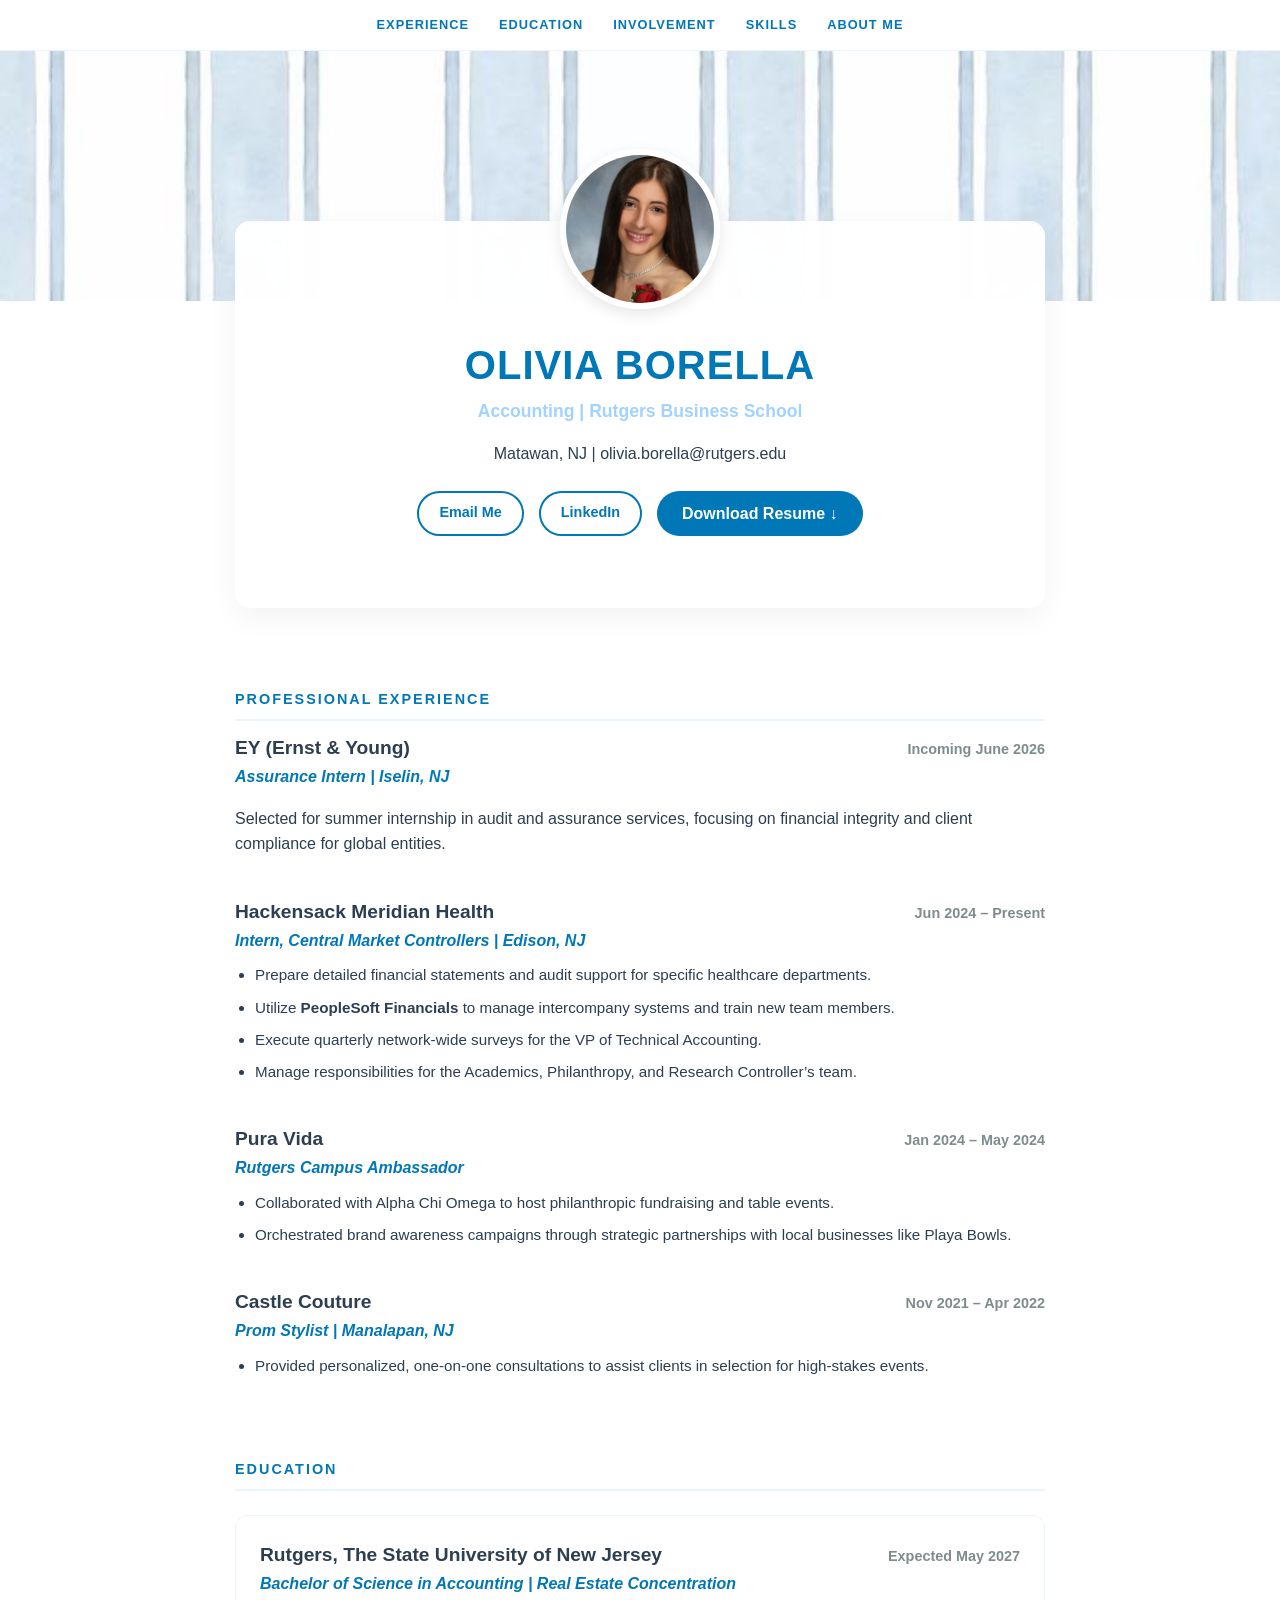
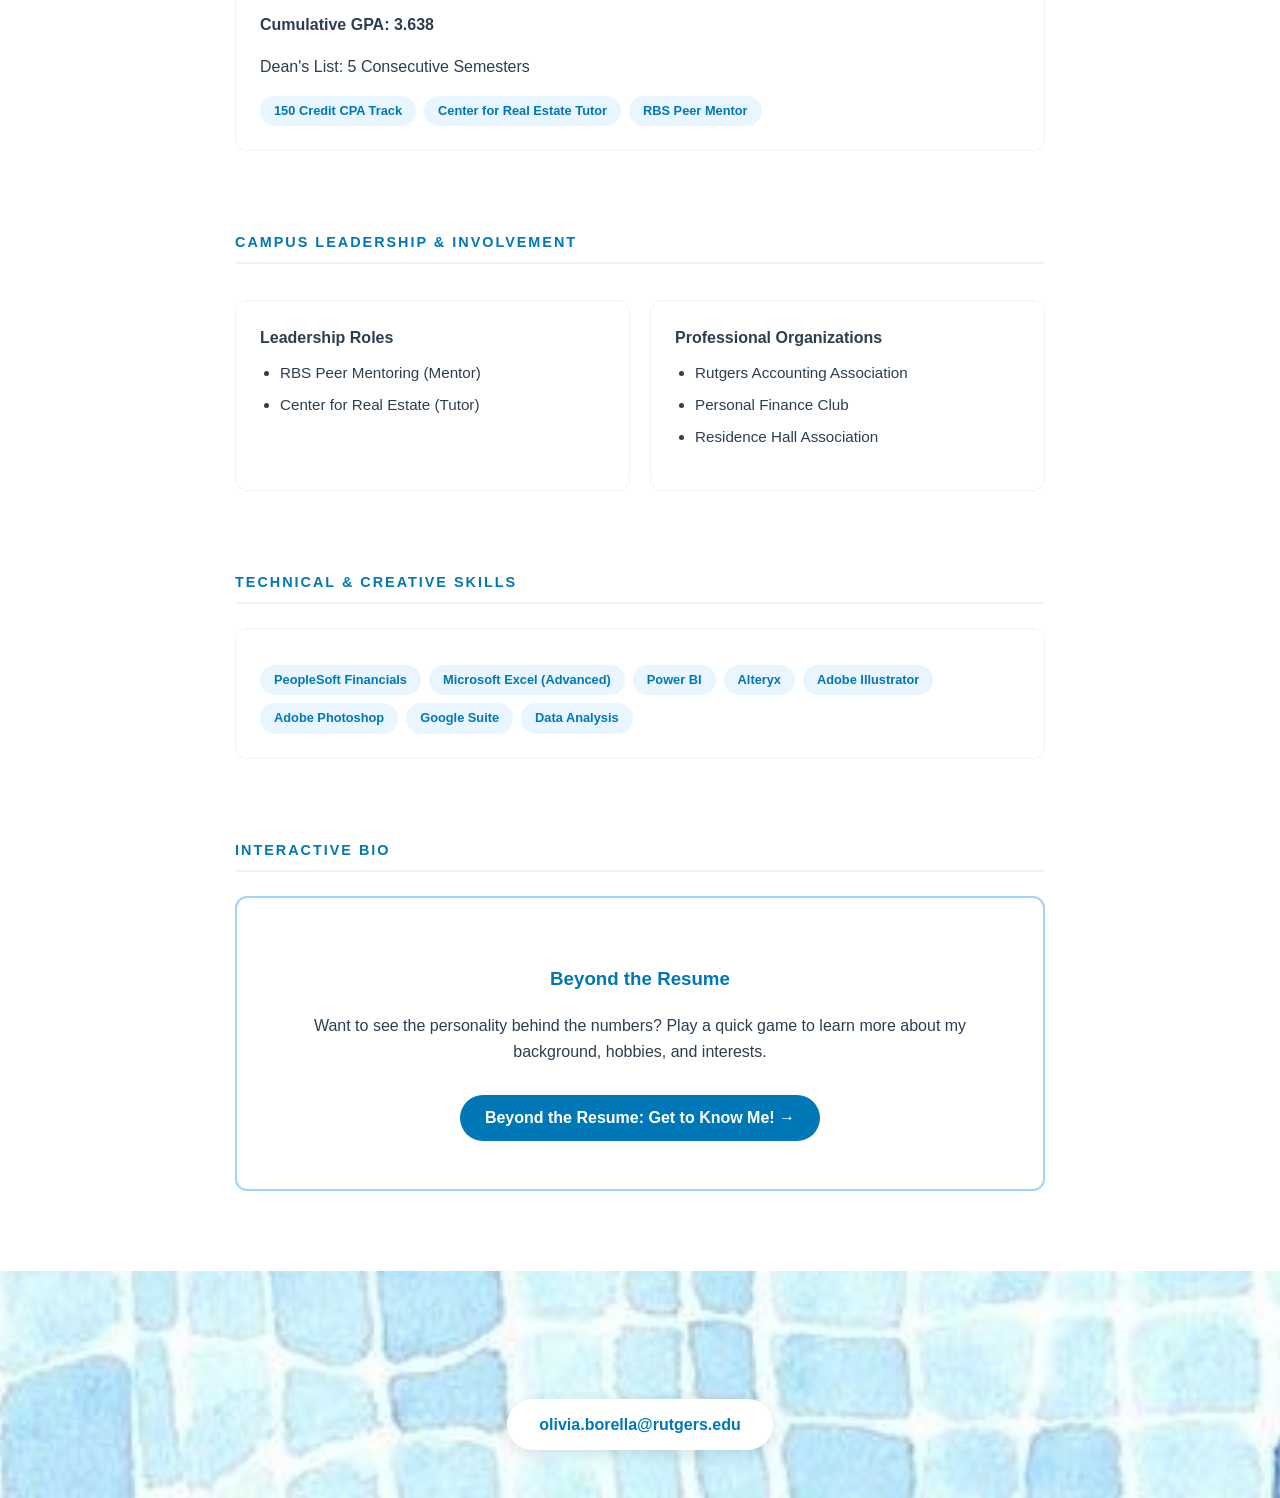
<file: index.html>
<!DOCTYPE html>
<html lang="en">
<head>
    <meta charset="UTF-8">
    <meta name="viewport" content="width=device-width, initial-scale=1.0">
    <title>Olivia Borella | Professional Portfolio</title>
    <style>
        :root {
            --coastal-blue: #a2d2ff;
            --deep-ocean: #0077b6;
            --soft-sky: #eaf6ff;
            --text-slate: #2c3e50;
            --white: #ffffff;
        }

        * { box-sizing: border-box; }
        html { scroll-behavior: smooth; }

        body {
            font-family: 'Avenir', 'Segoe UI', sans-serif;
            margin: 0;
            background-color: var(--white);
            color: var(--text-slate);
            line-height: 1.6;
        }

        /* --- STICKY TOP NAVIGATION --- */
        nav {
            position: sticky;
            top: 0;
            background: rgba(255, 255, 255, 0.9);
            backdrop-filter: blur(10px);
            z-index: 1000;
            border-bottom: 1px solid var(--soft-sky);
            display: flex;
            justify-content: center;
            padding: 15px 0;
        }

        nav a {
            margin: 0 15px;
            text-decoration: none;
            color: var(--deep-ocean);
            font-weight: bold;
            font-size: 0.8rem;
            text-transform: uppercase;
            letter-spacing: 1px;
            transition: 0.3s;
        }

        nav a:hover { color: var(--coastal-blue); }

        /* --- HERO SECTION --- */
        header {
            background-image: url('Assets/Stripes.png');
            background-size: cover;
            background-position: center;
            height: 250px;
            width: 100%;
        }

        .profile-main {
            max-width: 900px;
            margin: -80px auto 2rem;
            background: rgba(255, 255, 255, 0.98);
            padding: 3rem 2rem;
            border-radius: 15px;
            text-align: center;
            box-shadow: 0 10px 30px rgba(0,0,0,0.05);
            position: relative;
            z-index: 10;
        }

        .profile-img {
            width: 160px; height: 160px;
            border-radius: 50%;
            border: 6px solid var(--white);
            margin-top: -120px;
            box-shadow: 0 5px 15px rgba(0,0,0,0.1);
            object-fit: cover;
        }

        /* --- CONTACT & DOWNLOAD BUTTONS --- */
        .contact-bar {
            margin: 1.5rem 0;
            display: flex;
            justify-content: center;
            gap: 15px;
            flex-wrap: wrap;
        }

        .btn-outline {
            padding: 8px 20px;
            border: 2px solid var(--deep-ocean);
            color: var(--deep-ocean);
            text-decoration: none;
            border-radius: 50px;
            font-weight: bold;
            font-size: 0.9rem;
            transition: 0.3s;
        }

        .btn-outline:hover {
            background: var(--deep-ocean);
            color: white;
        }

        .btn-filled {
            padding: 10px 25px;
            background: var(--deep-ocean);
            color: white;
            text-decoration: none;
            border-radius: 50px;
            font-weight: bold;
            display: inline-block;
            transition: 0.3s;
        }

        .btn-filled:hover {
            background: var(--coastal-blue);
            transform: translateY(-2px);
        }

        .reveal { opacity: 0; transform: translateY(30px); transition: all 0.8s ease-out; }
        .reveal.active { opacity: 1; transform: translateY(0); }

        .container { max-width: 850px; margin: 0 auto; padding: 0 20px; }
        
        h1 { font-size: 2.5rem; color: var(--deep-ocean); margin: 1rem 0 0; letter-spacing: 1px; }
        .subtitle { font-size: 1.1rem; color: var(--coastal-blue); font-weight: bold; margin-bottom: 0.5rem; }

        h2 { 
            color: var(--deep-ocean); 
            text-transform: uppercase; 
            font-size: 0.9rem; 
            letter-spacing: 2px;
            border-bottom: 2px solid var(--soft-sky);
            padding-bottom: 8px;
            margin-top: 5rem;
        }

        /* --- RESUME STYLING --- */
        .exp-item { margin-bottom: 2.5rem; }
        .exp-header { display: flex; justify-content: space-between; align-items: baseline; flex-wrap: wrap; }
        .company { font-size: 1.2rem; font-weight: bold; color: var(--text-slate); }
        .role { color: var(--deep-ocean); font-style: italic; margin-bottom: 8px; font-weight: 600; }
        .date { font-size: 0.9rem; color: #7f8c8d; font-weight: bold; }
        
        ul { padding-left: 20px; margin-top: 10px; }
        li { margin-bottom: 8px; font-size: 0.95rem; }

        .info-card {
            background: var(--white);
            padding: 1.5rem;
            border-radius: 12px;
            border: 1px solid var(--soft-sky);
            margin-top: 1.5rem;
        }

        .tag-container { display: flex; flex-wrap: wrap; gap: 8px; margin-top: 12px; }
        .tag {
            background: var(--soft-sky);
            color: var(--deep-ocean);
            padding: 5px 14px;
            border-radius: 20px;
            font-size: 0.8rem;
            font-weight: bold;
        }

        .grid { display: grid; grid-template-columns: repeat(auto-fit, minmax(300px, 1fr)); gap: 20px; }

        footer {
            background-image: url('Assets/Mosaic.png');
            background-size: 160%;
            background-position: bottom center;
            background-repeat: no-repeat;
            padding: 8rem 1rem 3rem;
            text-align: center;
            margin-top: 5rem;
        }

        .footer-content {
            background: white;
            display: inline-block;
            padding: 0.8rem 2rem;
            border-radius: 50px;
            box-shadow: 0 4px 15px rgba(0,0,0,0.1);
        }
    </style>
</head>
<body>

    <nav>
        <a href="#experience">Experience</a>
        <a href="#education">Education</a>
        <a href="#involvement">Involvement</a>
        <a href="#skills">Skills</a>
        <a href="#game">About Me</a>
    </nav>

    <header></header>

    <main class="container">
        <section id="about" class="profile-main reveal">
            <img src="Assets/ProfilePic.jpeg" alt="Olivia Borella" class="profile-img">
            <h1>OLIVIA BORELLA</h1>
            <div class="subtitle">Accounting | Rutgers Business School</div>
            <p>Matawan, NJ | olivia.borella@rutgers.edu</p>
            
            <div class="contact-bar">
                <a href="mailto:olivia.borella@rutgers.edu" class="btn-outline">Email Me</a>
                <a href="https://linkedin.com/in/oliviaborella" target="_blank" class="btn-outline">LinkedIn</a>
                <a href="Assets/Resume.pdf" target="_blank" class="btn-filled">Download Resume ↓</a>
            </div>
        </section>

        <section id="experience" class="reveal">
            <h2>Professional Experience</h2>

            <div class="exp-item">
                <div class="exp-header">
                    <span class="company">EY (Ernst & Young)</span>
                    <span class="date">Incoming June 2026</span>
                </div>
                <div class="role">Assurance Intern | Iselin, NJ</div>
                <p>Selected for summer internship in audit and assurance services, focusing on financial integrity and client compliance for global entities.</p>
            </div>

            <div class="exp-item">
                <div class="exp-header">
                    <span class="company">Hackensack Meridian Health</span>
                    <span class="date">Jun 2024 – Present</span>
                </div>
                <div class="role">Intern, Central Market Controllers | Edison, NJ</div>
                <ul>
                    <li>Prepare detailed financial statements and audit support for specific healthcare departments.</li>
                    <li>Utilize <strong>PeopleSoft Financials</strong> to manage intercompany systems and train new team members.</li>
                    <li>Execute quarterly network-wide surveys for the VP of Technical Accounting.</li>
                    <li>Manage responsibilities for the Academics, Philanthropy, and Research Controller’s team.</li>
                </ul>
            </div>

            <div class="exp-item">
                <div class="exp-header">
                    <span class="company">Pura Vida</span>
                    <span class="date">Jan 2024 – May 2024</span>
                </div>
                <div class="role">Rutgers Campus Ambassador</div>
                <ul>
                    <li>Collaborated with Alpha Chi Omega to host philanthropic fundraising and table events.</li>
                    <li>Orchestrated brand awareness campaigns through strategic partnerships with local businesses like Playa Bowls.</li>
                </ul>
            </div>

            <div class="exp-item">
                <div class="exp-header">
                    <span class="company">Castle Couture</span>
                    <span class="date">Nov 2021 – Apr 2022</span>
                </div>
                <div class="role">Prom Stylist | Manalapan, NJ</div>
                <ul>
                    <li>Provided personalized, one-on-one consultations to assist clients in selection for high-stakes events.</li>
                </ul>
            </div>
        </section>

        <section id="education" class="reveal">
            <h2>Education</h2>
            <div class="info-card">
                <div class="exp-header">
                    <span class="company">Rutgers, The State University of New Jersey</span>
                    <span class="date">Expected May 2027</span>
                </div>
                <div class="role">Bachelor of Science in Accounting | Real Estate Concentration</div>
                <p><strong>Cumulative GPA: 3.638</strong></p>
                <p>Dean's List: 5 Consecutive Semesters</p>
                <div class="tag-container">
                    <span class="tag">150 Credit CPA Track</span>
                    <span class="tag">Center for Real Estate Tutor</span>
                    <span class="tag">RBS Peer Mentor</span>
                </div>
            </div>
        </section>

        <section id="involvement" class="reveal">
            <h2>Campus Leadership & Involvement</h2>
            <div class="grid">
                <div class="info-card">
                    <strong>Leadership Roles</strong>
                    <ul>
                        <li>RBS Peer Mentoring (Mentor)</li>
                        <li>Center for Real Estate (Tutor)</li>
                    </ul>
                </div>
                <div class="info-card">
                    <strong>Professional Organizations</strong>
                    <ul>
                        <li>Rutgers Accounting Association</li>
                        <li>Personal Finance Club</li>
                        <li>Residence Hall Association</li>
                    </ul>
                </div>
            </div>
        </section>

        <section id="skills" class="reveal">
            <h2>Technical & Creative Skills</h2>
            <div class="info-card">
                <div class="tag-container">
                    <span class="tag">PeopleSoft Financials</span>
                    <span class="tag">Microsoft Excel (Advanced)</span>
                    <span class="tag">Power BI</span>
                    <span class="tag">Alteryx</span>
                    <span class="tag">Adobe Illustrator</span>
                    <span class="tag">Adobe Photoshop</span>
                    <span class="tag">Google Suite</span>
                    <span class="tag">Data Analysis</span>
                </div>
            </div>
        </section>

        <section id="game" class="reveal">
            <h2>Interactive Bio</h2>
            <div class="info-card" style="text-align: center; border: 2px solid var(--coastal-blue); padding: 3rem;">
                <h3 style="color: var(--deep-ocean);">Beyond the Resume</h3>
                <p>Want to see the personality behind the numbers? Play a quick game to learn more about my background, hobbies, and interests.</p>
                <a href="Assets/game.html" class="btn-filled" style="margin-top: 15px;">Beyond the Resume: Get to Know Me! →</a>
            </div>
        </section>
    </main>

    <footer>
        <div class="footer-content">
            <a href="mailto:olivia.borella@rutgers.edu" style="color: var(--deep-ocean); text-decoration: none; font-weight: bold;">olivia.borella@rutgers.edu</a>
        </div>
    </footer>

    <script>
        function reveal() {
            var reveals = document.querySelectorAll(".reveal");
            for (var i = 0; i < reveals.length; i++) {
                var windowHeight = window.innerHeight;
                var elementTop = reveals[i].getBoundingClientRect().top;
                if (elementTop < windowHeight - 100) {
                    reveals[i].classList.add("active");
                }
            }
        }
        window.addEventListener("scroll", reveal);
        reveal();
    </script>
</body>
</html>
</file>
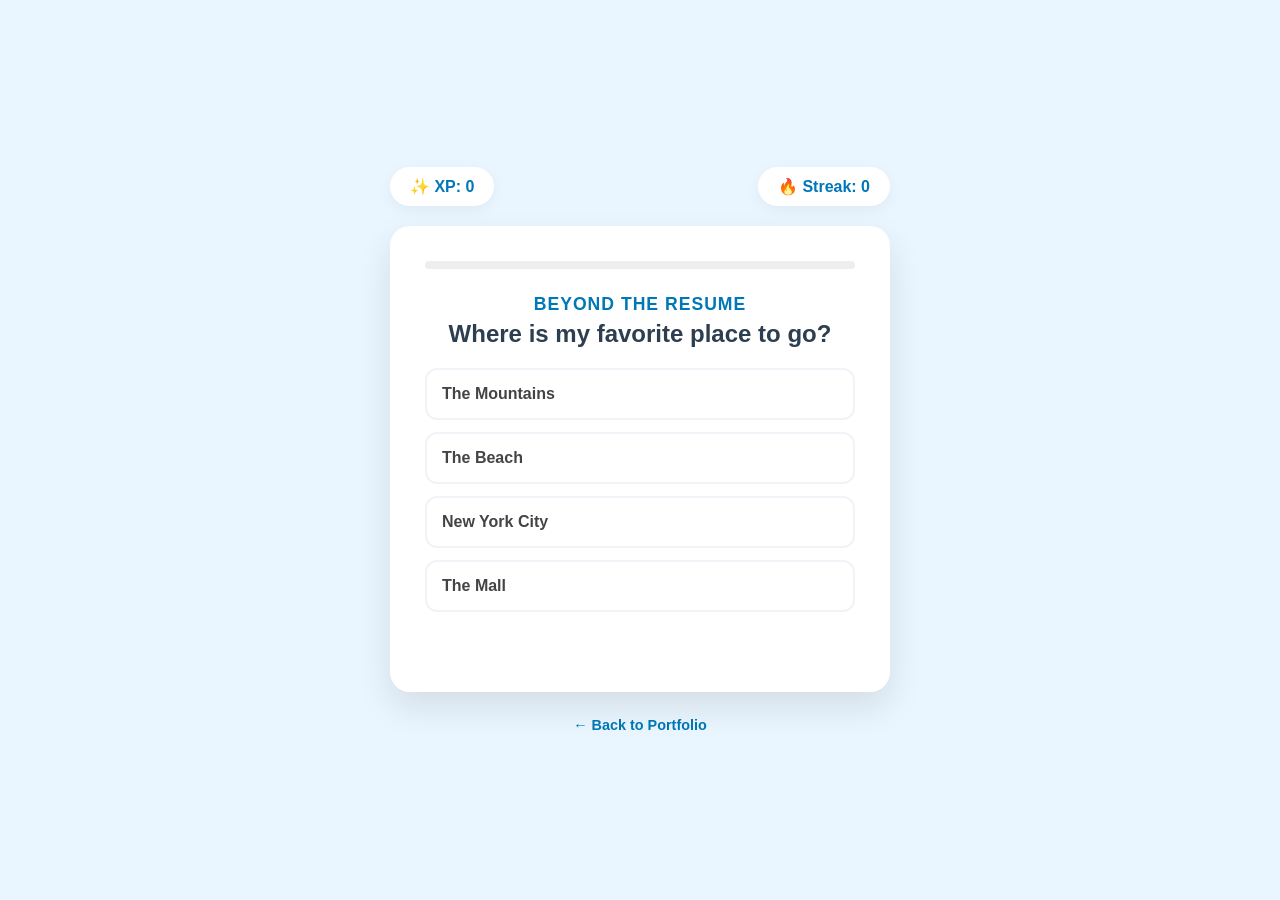
<file: Assets/game.html>
<!DOCTYPE html>
<html lang="en">
<head>
    <meta charset="UTF-8">
    <meta name="viewport" content="width=device-width, initial-scale=1.0">
    <title>Beyond the Resume | Olivia Borella</title>
    <link rel="stylesheet" href="style.css">
</head>
<body>

    <div class="app-container">
        <header class="app-header">
            <div class="stat-pill">✨ XP: <span id="xp">0</span></div>
            <div class="stat-pill">🔥 Streak: <span id="streak">0</span></div>
        </header>

        <div class="card">
            <div class="progress-bar">
                <div id="progress" class="progress-fill"></div>
            </div>

            <h1 style="color: #0077b6; font-size: 1.1rem; margin-bottom: 5px; text-transform: uppercase; letter-spacing: 1px; margin-top: 0;">Beyond the Resume</h1>
            <h2 id="question" style="margin-top: 0; color: #2c3e50;">Loading Quiz...</h2>

            <div id="options" class="options-grid"></div>

            <div id="feedback" style="margin-top: 20px; font-weight: bold; min-height: 25px;"></div>

            <button id="next" class="action-btn" onclick="nextQuestion()" style="display:none;">Next Question →</button>
        </div>

        <a href="../index.html" class="back-link">← Back to Portfolio</a>
    </div>

    <script src="script.js"></script>

</body>
</html>
</file>
<file: Assets/style.css>
/* --- VARIABLES --- */
:root {
    --primary: #0077b6; /* Deep Ocean Blue */
    --accent: #a2d2ff;  /* Coastal Light Blue */
    --bg: #eaf6ff;      /* Soft Sky Blue */
    --white: #ffffff;
    --success: #28a745;
    --error: #dc3545;
}

/* --- BASE STYLES --- */
body { 
    font-family: 'Avenir', 'Segoe UI', sans-serif; 
    background: var(--bg); 
    margin: 0; 
    display: flex; 
    justify-content: center; 
    align-items: center; 
    min-height: 100vh; 
}

.app-container { 
    width: 95%; 
    max-width: 500px; 
}

/* --- HEADER & STATS --- */
.app-header { 
    display: flex; 
    justify-content: space-between; 
    margin-bottom: 20px; 
}

.stat-pill { 
    background: var(--white); 
    padding: 10px 20px; 
    border-radius: 25px; 
    font-weight: bold; 
    color: var(--primary); 
    box-shadow: 0 4px 15px rgba(0,0,0,0.05); 
}

/* --- MAIN CARD --- */
.card { 
    background: var(--white); 
    padding: 35px; 
    border-radius: 20px; 
    box-shadow: 0 15px 35px rgba(0,0,0,0.1); 
    text-align: center; 
    position: relative;
    overflow: hidden; /* Keeps the beach animation inside the card */
}

/* --- PROGRESS BAR --- */
.progress-bar { 
    height: 8px; 
    background: #eee; 
    border-radius: 4px; 
    margin-bottom: 25px; 
    overflow: hidden; 
}

.progress-fill { 
    height: 100%; 
    background: var(--accent); 
    width: 0%; 
    transition: width 0.4s ease; 
}

/* --- QUIZ OPTIONS --- */
.options-grid { 
    display: grid; 
    gap: 12px; 
    margin-top: 20px;
}

.btn { 
    padding: 15px; 
    border: 2px solid #f0f4f8; 
    border-radius: 12px; 
    background: white; 
    cursor: pointer; 
    font-weight: 600; 
    font-size: 1rem; 
    transition: all 0.2s ease;
    color: #444;
    text-align: left;
}

.btn:hover { 
    border-color: var(--accent); 
    background: #f9fcff; 
    transform: translateY(-2px); 
}

.btn.correct { 
    background: #d4edda !important; 
    border-color: var(--success) !important; 
    color: #155724; 
}

.btn.wrong { 
    background: #f8d7da !important; 
    border-color: var(--error) !important; 
    color: #721c24; 
}

/* --- BUTTONS & LINKS --- */
.action-btn { 
    margin-top: 25px; 
    width: 100%; 
    padding: 16px; 
    border-radius: 50px; 
    border: none; 
    background: var(--primary); 
    color: white; 
    font-weight: bold; 
    font-size: 1rem;
    cursor: pointer;
    box-shadow: 0 4px 15px rgba(0,119,182,0.3);
}

.back-link { 
    display: block; 
    text-align: center; 
    margin-top: 25px; 
    text-decoration: none; 
    color: var(--primary); 
    font-weight: bold; 
    font-size: 0.9rem; 
}

/* --- STREAK ANIMATION --- */
.streak-bounce {
    animation: streakPop 0.5s ease;
    color: #ff4500 !important; /* Turns orange-red when gaining points */
}

@keyframes streakPop {
    0% { transform: scale(1); }
    50% { transform: scale(1.4); }
    100% { transform: scale(1); }
}

/* --- BEACH CELEBRATION FIX --- */
.celebration-box {
    padding: 40px 20px;
    background: #ffffff;
    border-radius: 15px;
    border: 3px dashed var(--accent);
    position: relative;
    overflow: hidden; /* Important to hide shells until they float up */
}

.beach-floaters {
    position: absolute;
    top: 0; left: 0;
    width: 100%; height: 100%;
    pointer-events: none;
}

.shell {
    position: absolute;
    bottom: -50px;
    font-size: 2rem;
    animation: floatUp 3s infinite linear;
    opacity: 0;
}

/* Spread shells across the card */
.shell:nth-child(1) { left: 10%; animation-delay: 0s; }
.shell:nth-child(2) { left: 30%; animation-delay: 0.7s; }
.shell:nth-child(3) { left: 50%; animation-delay: 1.4s; }
.shell:nth-child(4) { left: 70%; animation-delay: 2.1s; }
.shell:nth-child(5) { left: 90%; animation-delay: 0.3s; }
.shell:nth-child(6) { left: 20%; animation-delay: 1.8s; }

@keyframes floatUp {
    0% { 
        transform: translateY(0) rotate(0deg); 
        opacity: 0; 
    }
    20% { opacity: 1; }
    80% { opacity: 1; }
    100% { 
        transform: translateY(-400px) rotate(360deg); 
        opacity: 0; 
    }
}
</file>
